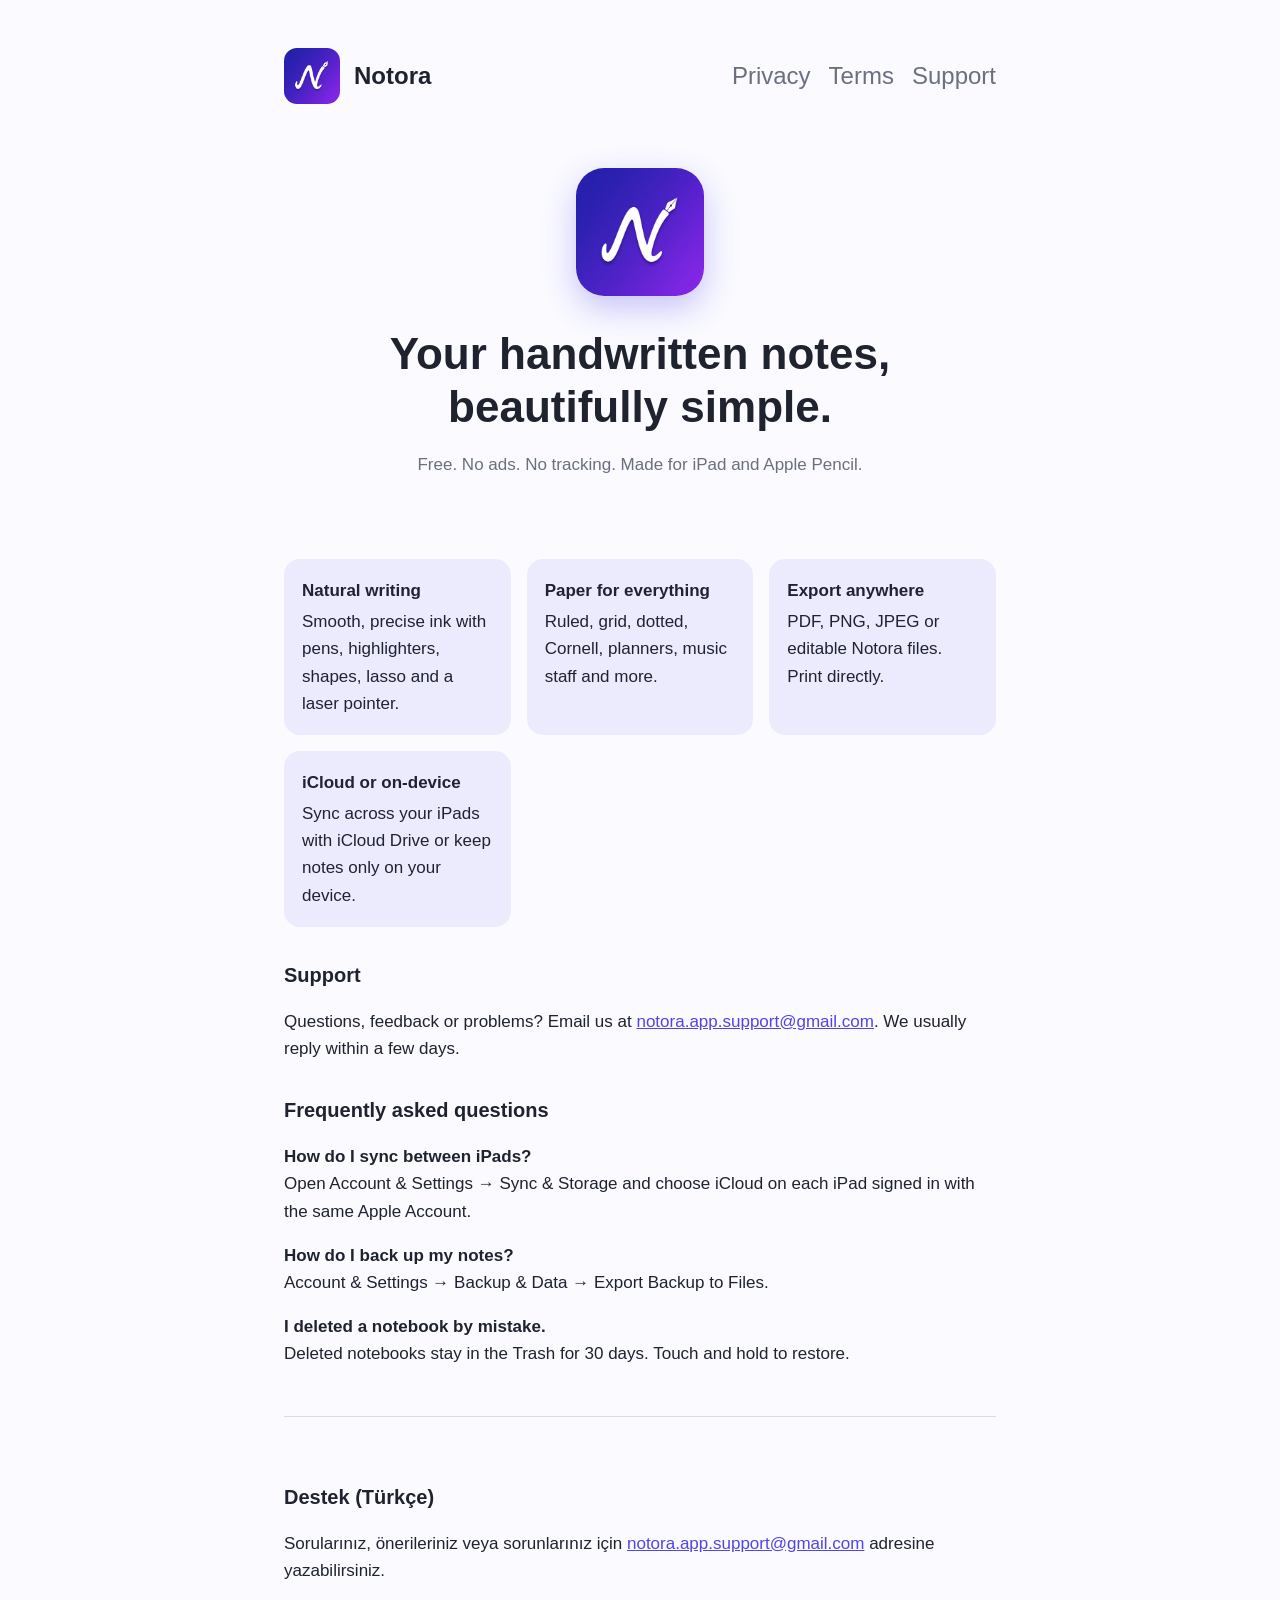
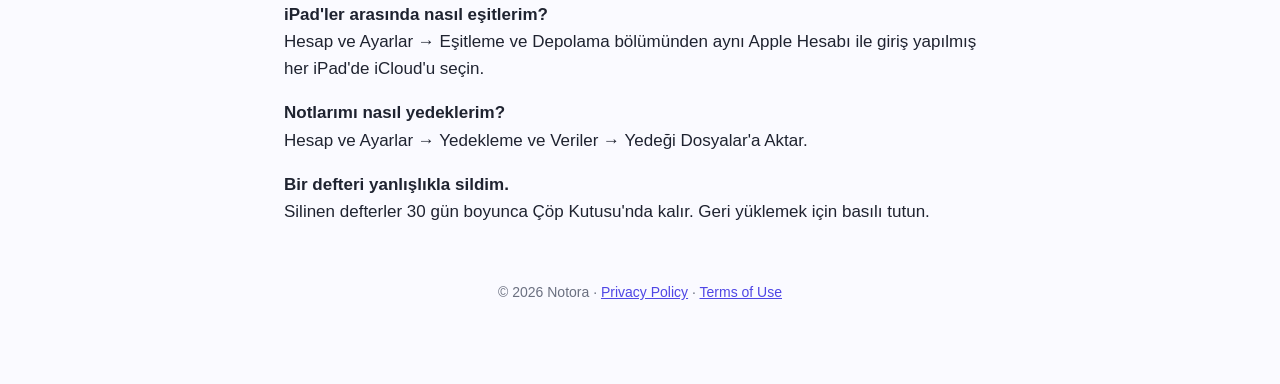
<file: index.html>
<!doctype html>
<html lang="en">
<head>
<meta charset="utf-8">
<meta name="viewport" content="width=device-width, initial-scale=1">
<title>Notora – Handwritten notes for iPad</title>
<meta name="description" content="Notora is a free, ad-free handwriting notes app for iPad.">
<link rel="icon" href="icon.png">
<link rel="stylesheet" href="style.css">
</head>
<body>
<main>
<header>
  <img src="icon.png" alt=""><a href="./">Notora</a>
  <nav><a href="privacy.html">Privacy</a><a href="terms.html">Terms</a><a href="#support">Support</a></nav>
</header>

<section class="hero">
  <img src="icon.png" alt="Notora app icon">
  <h1>Your handwritten notes, beautifully simple.</h1>
  <p class="muted">Free. No ads. No tracking. Made for iPad and Apple Pencil.</p>
</section>

<section class="features">
  <div class="card"><b>Natural writing</b>Smooth, precise ink with pens, highlighters, shapes, lasso and a laser pointer.</div>
  <div class="card"><b>Paper for everything</b>Ruled, grid, dotted, Cornell, planners, music staff and more.</div>
  <div class="card"><b>Export anywhere</b>PDF, PNG, JPEG or editable Notora files. Print directly.</div>
  <div class="card"><b>iCloud or on-device</b>Sync across your iPads with iCloud Drive or keep notes only on your device.</div>
</section>

<section id="support">
  <h2>Support</h2>
  <p>Questions, feedback or problems? Email us at <a href="mailto:notora.app.support@gmail.com">notora.app.support@gmail.com</a>. We usually reply within a few days.</p>
  <h2>Frequently asked questions</h2>
  <p><b>How do I sync between iPads?</b><br>Open Account &amp; Settings → Sync &amp; Storage and choose iCloud on each iPad signed in with the same Apple Account.</p>
  <p><b>How do I back up my notes?</b><br>Account &amp; Settings → Backup &amp; Data → Export Backup to Files.</p>
  <p><b>I deleted a notebook by mistake.</b><br>Deleted notebooks stay in the Trash for 30 days. Touch and hold to restore.</p>
</section>

<section class="lang" lang="tr">
  <h2>Destek (Türkçe)</h2>
  <p>Sorularınız, önerileriniz veya sorunlarınız için <a href="mailto:notora.app.support@gmail.com">notora.app.support@gmail.com</a> adresine yazabilirsiniz.</p>
  <p><b>iPad'ler arasında nasıl eşitlerim?</b><br>Hesap ve Ayarlar → Eşitleme ve Depolama bölümünden aynı Apple Hesabı ile giriş yapılmış her iPad'de iCloud'u seçin.</p>
  <p><b>Notlarımı nasıl yedeklerim?</b><br>Hesap ve Ayarlar → Yedekleme ve Veriler → Yedeği Dosyalar'a Aktar.</p>
  <p><b>Bir defteri yanlışlıkla sildim.</b><br>Silinen defterler 30 gün boyunca Çöp Kutusu'nda kalır. Geri yüklemek için basılı tutun.</p>
</section>

<footer>© 2026 Notora · <a href="privacy.html">Privacy Policy</a> · <a href="terms.html">Terms of Use</a></footer>
</main>
</body>
</html>
</file>
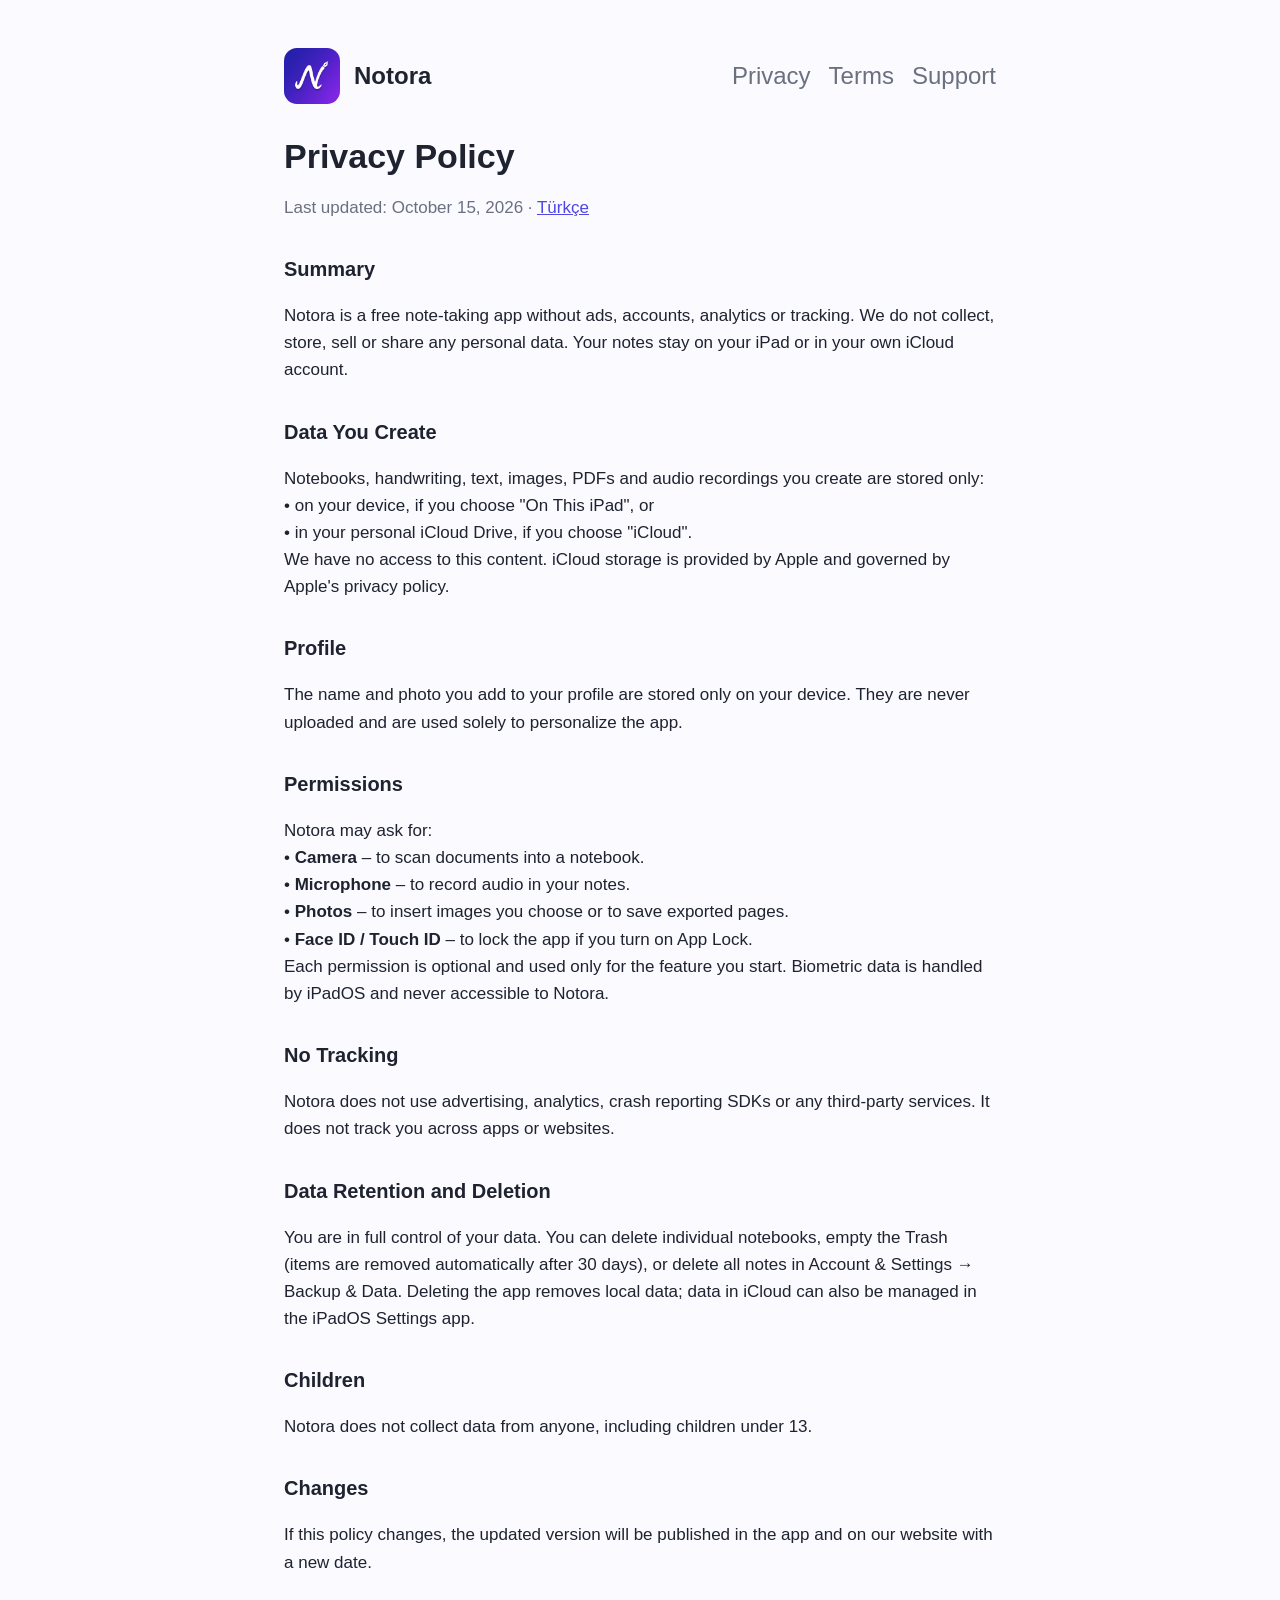
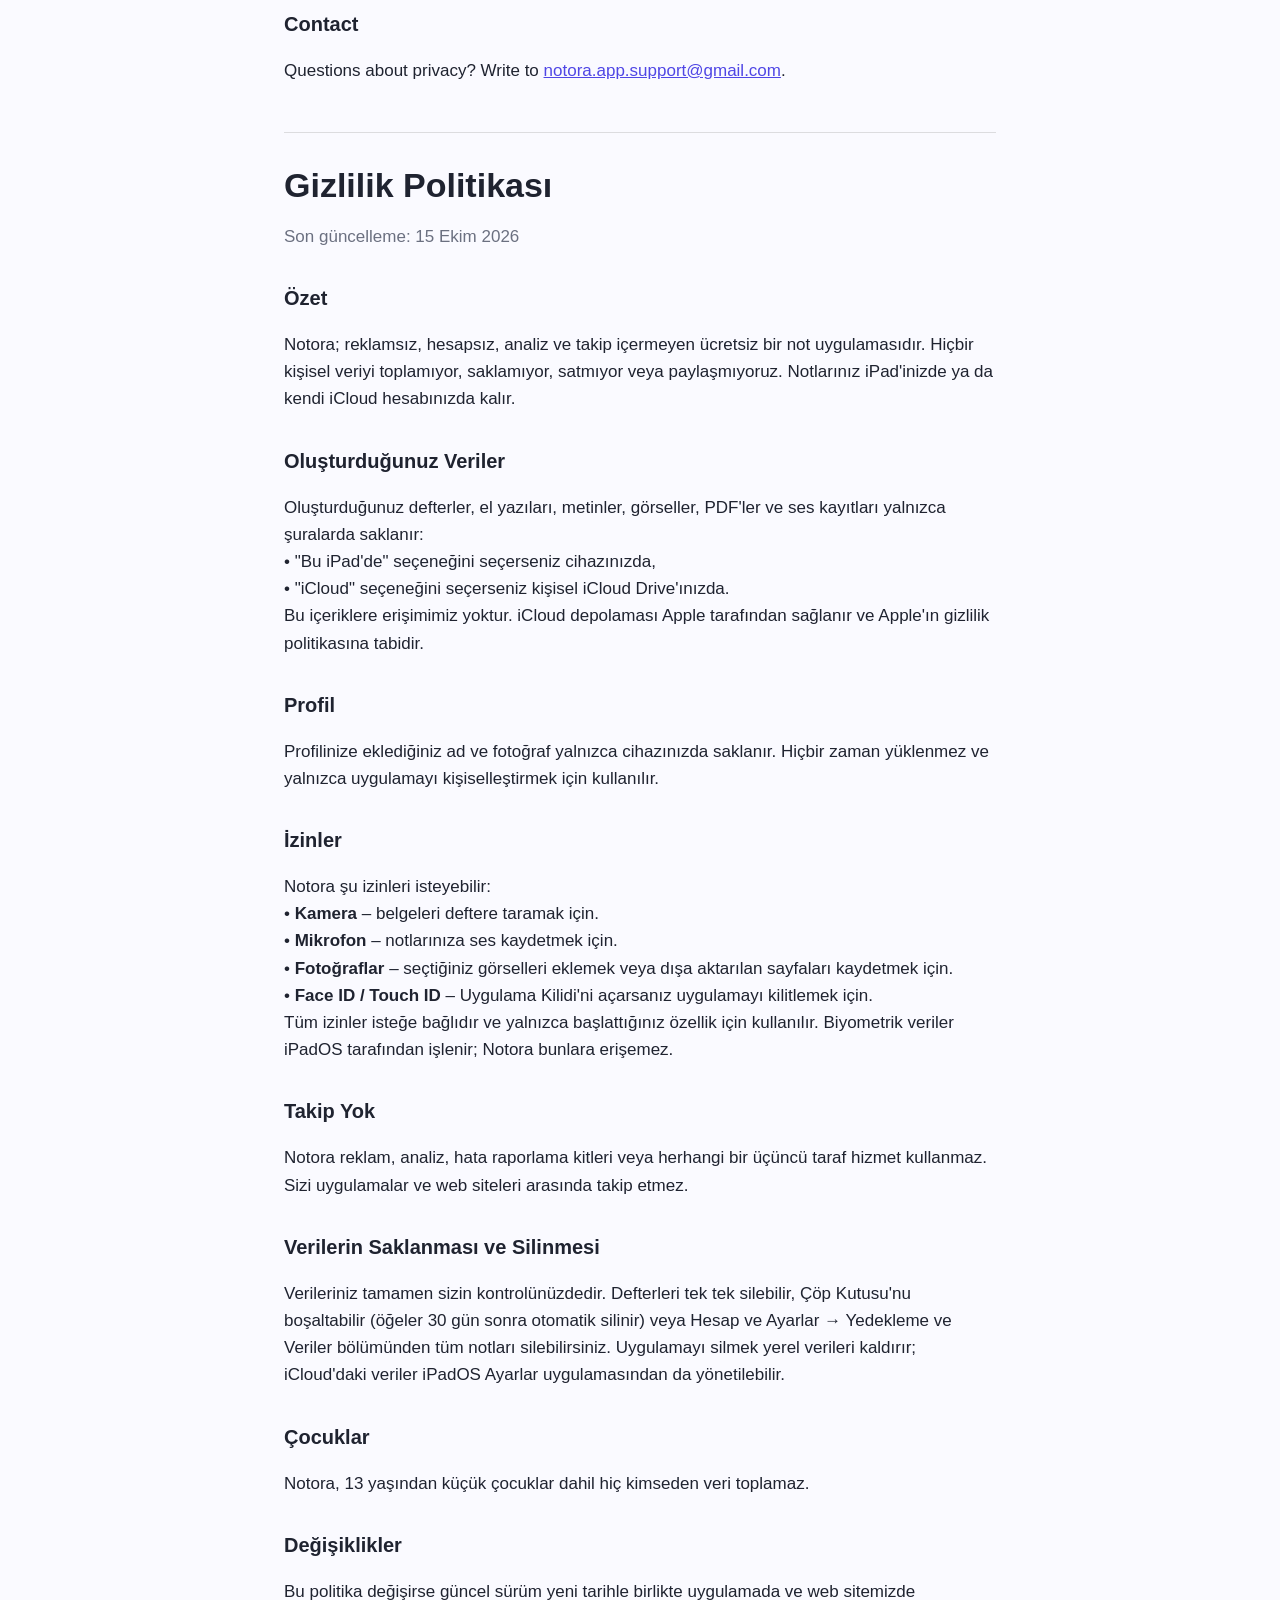
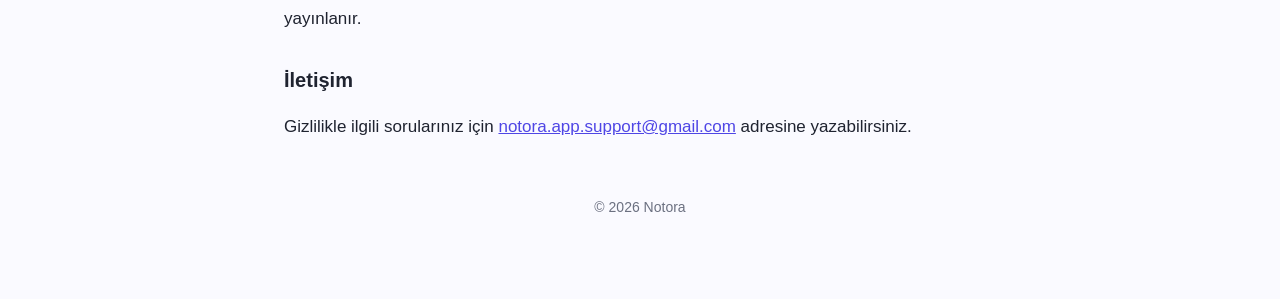
<file: privacy.html>
<!doctype html>
<html lang="en">
<head>
<meta charset="utf-8">
<meta name="viewport" content="width=device-width, initial-scale=1">
<title>Privacy Policy – Notora</title>
<link rel="icon" href="icon.png">
<link rel="stylesheet" href="style.css">
</head>
<body>
<main>
<header>
  <img src="icon.png" alt=""><a href="./">Notora</a>
  <nav><a href="privacy.html">Privacy</a><a href="terms.html">Terms</a><a href="./#support">Support</a></nav>
</header>
<h1>Privacy Policy</h1>
<p class="muted">Last updated: October 15, 2026 · <a href="#tr">Türkçe</a></p>
<h2>Summary</h2>
<p>Notora is a free note-taking app without ads, accounts, analytics or tracking. We do not collect, store, sell or share any personal data. Your notes stay on your iPad or in your own iCloud account.</p>
<h2>Data You Create</h2>
<p>Notebooks, handwriting, text, images, PDFs and audio recordings you create are stored only:<br>• on your device, if you choose "On This iPad", or<br>• in your personal iCloud Drive, if you choose "iCloud".<br>We have no access to this content. iCloud storage is provided by Apple and governed by Apple's privacy policy.</p>
<h2>Profile</h2>
<p>The name and photo you add to your profile are stored only on your device. They are never uploaded and are used solely to personalize the app.</p>
<h2>Permissions</h2>
<p>Notora may ask for:<br>• <b>Camera</b> – to scan documents into a notebook.<br>• <b>Microphone</b> – to record audio in your notes.<br>• <b>Photos</b> – to insert images you choose or to save exported pages.<br>• <b>Face ID / Touch ID</b> – to lock the app if you turn on App Lock.<br>Each permission is optional and used only for the feature you start. Biometric data is handled by iPadOS and never accessible to Notora.</p>
<h2>No Tracking</h2>
<p>Notora does not use advertising, analytics, crash reporting SDKs or any third-party services. It does not track you across apps or websites.</p>
<h2>Data Retention and Deletion</h2>
<p>You are in full control of your data. You can delete individual notebooks, empty the Trash (items are removed automatically after 30 days), or delete all notes in Account &amp; Settings → Backup &amp; Data. Deleting the app removes local data; data in iCloud can also be managed in the iPadOS Settings app.</p>
<h2>Children</h2>
<p>Notora does not collect data from anyone, including children under 13.</p>
<h2>Changes</h2>
<p>If this policy changes, the updated version will be published in the app and on our website with a new date.</p>
<h2>Contact</h2>
<p>Questions about privacy? Write to <a href="mailto:notora.app.support@gmail.com">notora.app.support@gmail.com</a>.</p>
<section class="lang" id="tr" lang="tr">
<h1>Gizlilik Politikası</h1>
<p class="muted">Son güncelleme: 15 Ekim 2026</p>
<h2>Özet</h2>
<p>Notora; reklamsız, hesapsız, analiz ve takip içermeyen ücretsiz bir not uygulamasıdır. Hiçbir kişisel veriyi toplamıyor, saklamıyor, satmıyor veya paylaşmıyoruz. Notlarınız iPad'inizde ya da kendi iCloud hesabınızda kalır.</p>
<h2>Oluşturduğunuz Veriler</h2>
<p>Oluşturduğunuz defterler, el yazıları, metinler, görseller, PDF'ler ve ses kayıtları yalnızca şuralarda saklanır:<br>• "Bu iPad'de" seçeneğini seçerseniz cihazınızda,<br>• "iCloud" seçeneğini seçerseniz kişisel iCloud Drive'ınızda.<br>Bu içeriklere erişimimiz yoktur. iCloud depolaması Apple tarafından sağlanır ve Apple'ın gizlilik politikasına tabidir.</p>
<h2>Profil</h2>
<p>Profilinize eklediğiniz ad ve fotoğraf yalnızca cihazınızda saklanır. Hiçbir zaman yüklenmez ve yalnızca uygulamayı kişiselleştirmek için kullanılır.</p>
<h2>İzinler</h2>
<p>Notora şu izinleri isteyebilir:<br>• <b>Kamera</b> – belgeleri deftere taramak için.<br>• <b>Mikrofon</b> – notlarınıza ses kaydetmek için.<br>• <b>Fotoğraflar</b> – seçtiğiniz görselleri eklemek veya dışa aktarılan sayfaları kaydetmek için.<br>• <b>Face ID / Touch ID</b> – Uygulama Kilidi'ni açarsanız uygulamayı kilitlemek için.<br>Tüm izinler isteğe bağlıdır ve yalnızca başlattığınız özellik için kullanılır. Biyometrik veriler iPadOS tarafından işlenir; Notora bunlara erişemez.</p>
<h2>Takip Yok</h2>
<p>Notora reklam, analiz, hata raporlama kitleri veya herhangi bir üçüncü taraf hizmet kullanmaz. Sizi uygulamalar ve web siteleri arasında takip etmez.</p>
<h2>Verilerin Saklanması ve Silinmesi</h2>
<p>Verileriniz tamamen sizin kontrolünüzdedir. Defterleri tek tek silebilir, Çöp Kutusu'nu boşaltabilir (öğeler 30 gün sonra otomatik silinir) veya Hesap ve Ayarlar → Yedekleme ve Veriler bölümünden tüm notları silebilirsiniz. Uygulamayı silmek yerel verileri kaldırır; iCloud'daki veriler iPadOS Ayarlar uygulamasından da yönetilebilir.</p>
<h2>Çocuklar</h2>
<p>Notora, 13 yaşından küçük çocuklar dahil hiç kimseden veri toplamaz.</p>
<h2>Değişiklikler</h2>
<p>Bu politika değişirse güncel sürüm yeni tarihle birlikte uygulamada ve web sitemizde yayınlanır.</p>
<h2>İletişim</h2>
<p>Gizlilikle ilgili sorularınız için <a href="mailto:notora.app.support@gmail.com">notora.app.support@gmail.com</a> adresine yazabilirsiniz.</p>
</section>
<footer>© 2026 Notora</footer>
</main>
</body>
</html>
</file>
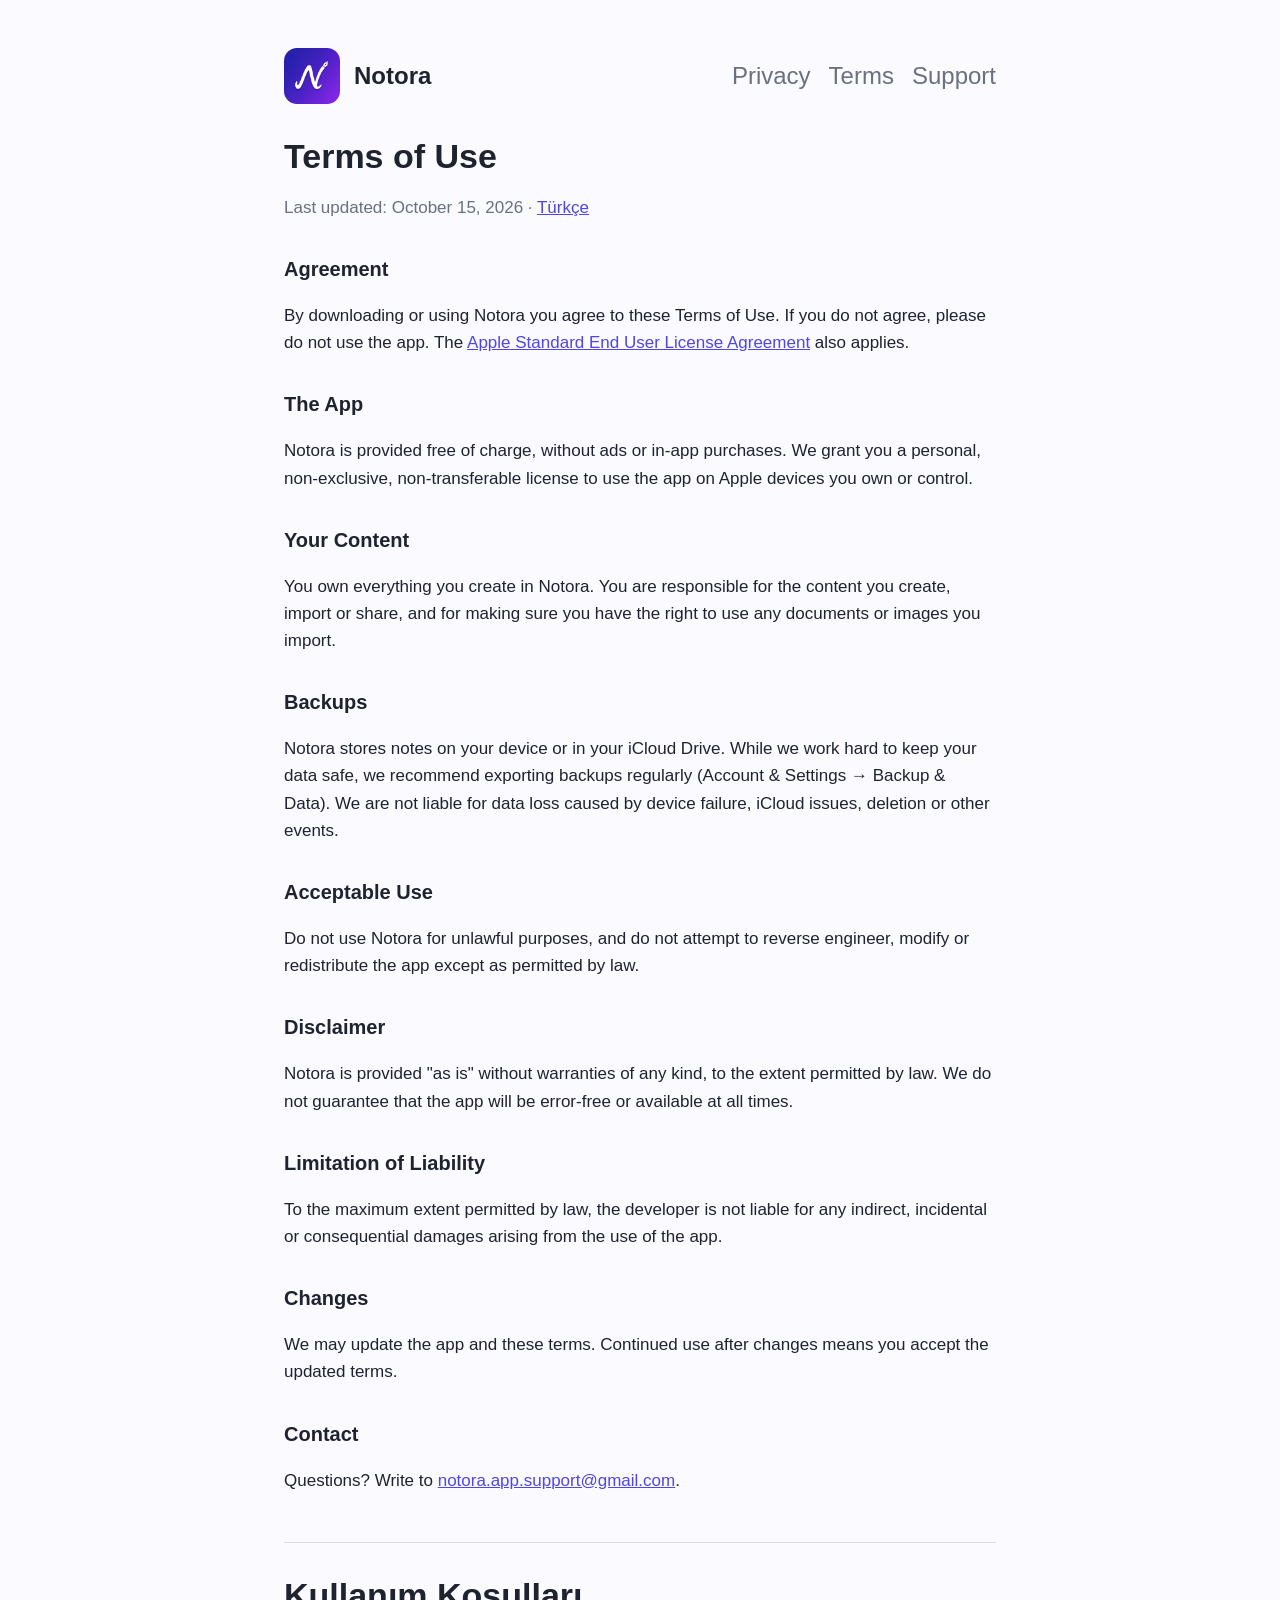
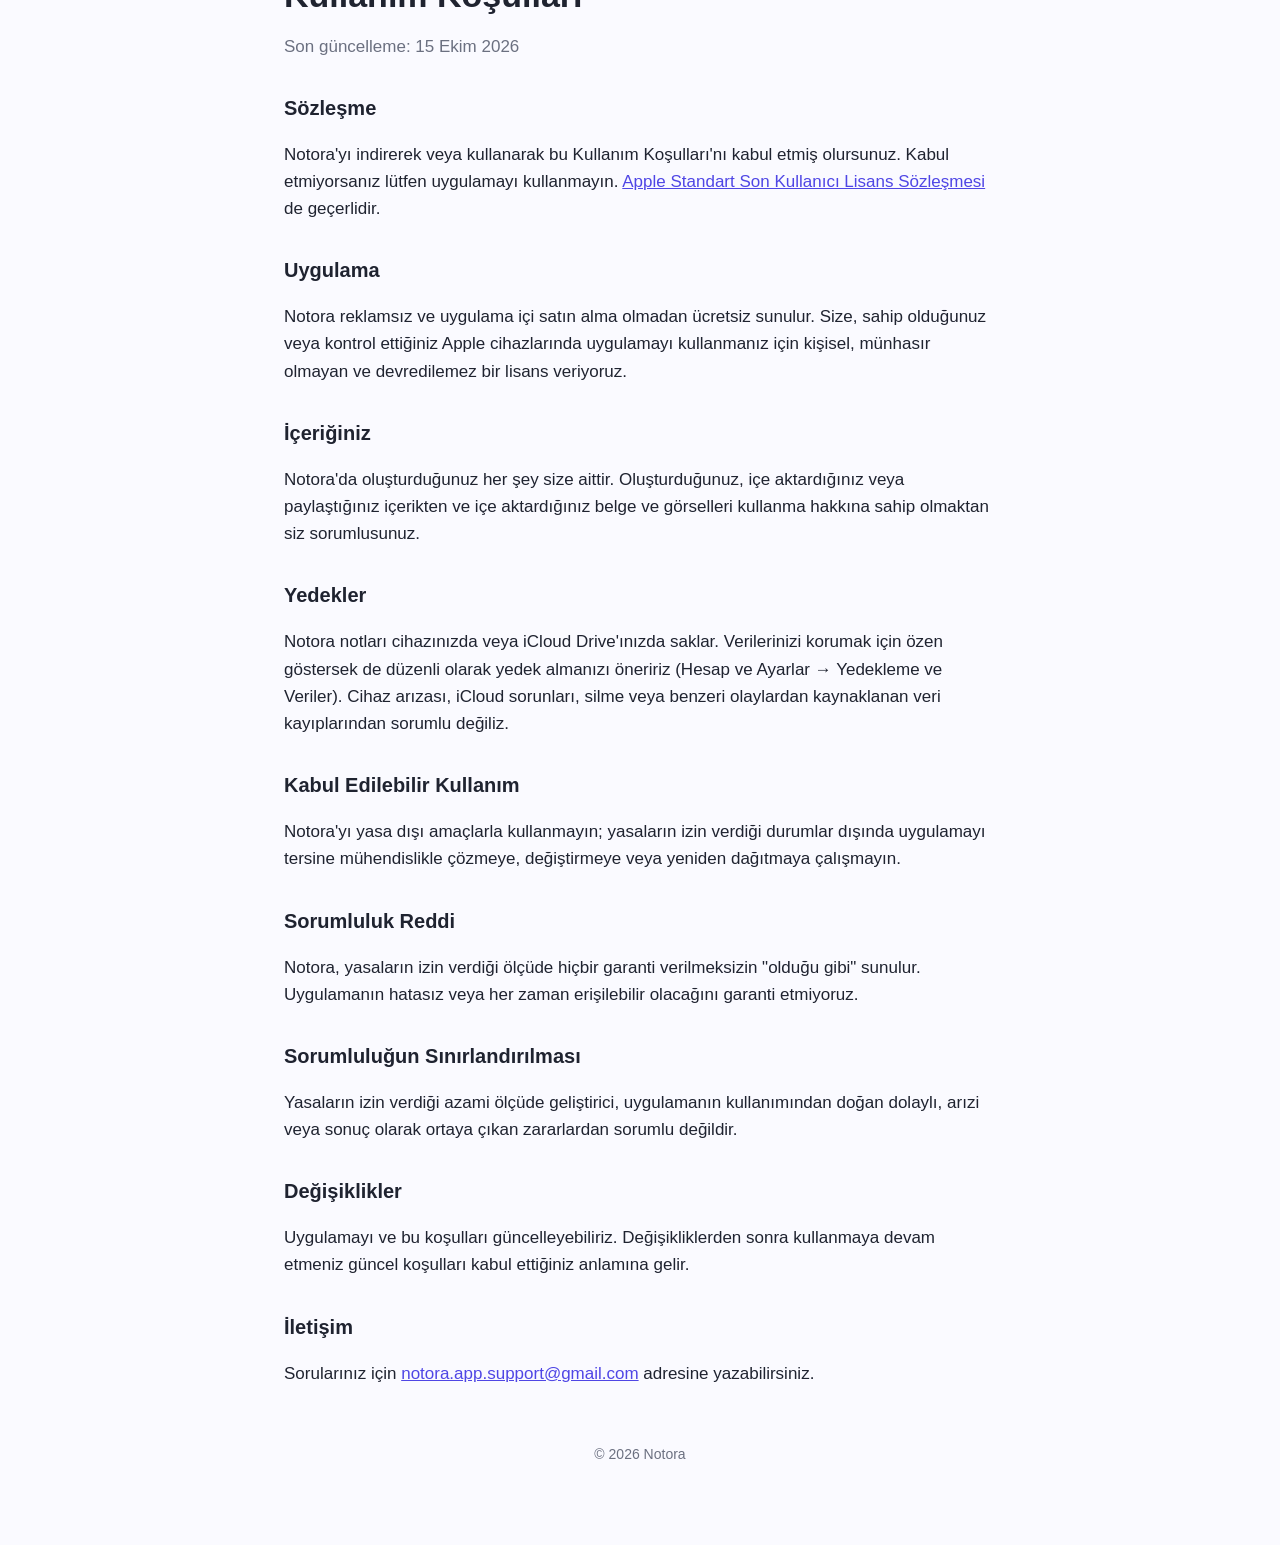
<file: terms.html>
<!doctype html>
<html lang="en">
<head>
<meta charset="utf-8">
<meta name="viewport" content="width=device-width, initial-scale=1">
<title>Terms of Use – Notora</title>
<link rel="icon" href="icon.png">
<link rel="stylesheet" href="style.css">
</head>
<body>
<main>
<header>
  <img src="icon.png" alt=""><a href="./">Notora</a>
  <nav><a href="privacy.html">Privacy</a><a href="terms.html">Terms</a><a href="./#support">Support</a></nav>
</header>
<h1>Terms of Use</h1>
<p class="muted">Last updated: October 15, 2026 · <a href="#tr">Türkçe</a></p>
<h2>Agreement</h2>
<p>By downloading or using Notora you agree to these Terms of Use. If you do not agree, please do not use the app. The <a href="https://www.apple.com/legal/internet-services/itunes/dev/stdeula/">Apple Standard End User License Agreement</a> also applies.</p>
<h2>The App</h2>
<p>Notora is provided free of charge, without ads or in-app purchases. We grant you a personal, non-exclusive, non-transferable license to use the app on Apple devices you own or control.</p>
<h2>Your Content</h2>
<p>You own everything you create in Notora. You are responsible for the content you create, import or share, and for making sure you have the right to use any documents or images you import.</p>
<h2>Backups</h2>
<p>Notora stores notes on your device or in your iCloud Drive. While we work hard to keep your data safe, we recommend exporting backups regularly (Account &amp; Settings → Backup &amp; Data). We are not liable for data loss caused by device failure, iCloud issues, deletion or other events.</p>
<h2>Acceptable Use</h2>
<p>Do not use Notora for unlawful purposes, and do not attempt to reverse engineer, modify or redistribute the app except as permitted by law.</p>
<h2>Disclaimer</h2>
<p>Notora is provided "as is" without warranties of any kind, to the extent permitted by law. We do not guarantee that the app will be error-free or available at all times.</p>
<h2>Limitation of Liability</h2>
<p>To the maximum extent permitted by law, the developer is not liable for any indirect, incidental or consequential damages arising from the use of the app.</p>
<h2>Changes</h2>
<p>We may update the app and these terms. Continued use after changes means you accept the updated terms.</p>
<h2>Contact</h2>
<p>Questions? Write to <a href="mailto:notora.app.support@gmail.com">notora.app.support@gmail.com</a>.</p>
<section class="lang" id="tr" lang="tr">
<h1>Kullanım Koşulları</h1>
<p class="muted">Son güncelleme: 15 Ekim 2026</p>
<h2>Sözleşme</h2>
<p>Notora'yı indirerek veya kullanarak bu Kullanım Koşulları'nı kabul etmiş olursunuz. Kabul etmiyorsanız lütfen uygulamayı kullanmayın. <a href="https://www.apple.com/legal/internet-services/itunes/dev/stdeula/">Apple Standart Son Kullanıcı Lisans Sözleşmesi</a> de geçerlidir.</p>
<h2>Uygulama</h2>
<p>Notora reklamsız ve uygulama içi satın alma olmadan ücretsiz sunulur. Size, sahip olduğunuz veya kontrol ettiğiniz Apple cihazlarında uygulamayı kullanmanız için kişisel, münhasır olmayan ve devredilemez bir lisans veriyoruz.</p>
<h2>İçeriğiniz</h2>
<p>Notora'da oluşturduğunuz her şey size aittir. Oluşturduğunuz, içe aktardığınız veya paylaştığınız içerikten ve içe aktardığınız belge ve görselleri kullanma hakkına sahip olmaktan siz sorumlusunuz.</p>
<h2>Yedekler</h2>
<p>Notora notları cihazınızda veya iCloud Drive'ınızda saklar. Verilerinizi korumak için özen göstersek de düzenli olarak yedek almanızı öneririz (Hesap ve Ayarlar → Yedekleme ve Veriler). Cihaz arızası, iCloud sorunları, silme veya benzeri olaylardan kaynaklanan veri kayıplarından sorumlu değiliz.</p>
<h2>Kabul Edilebilir Kullanım</h2>
<p>Notora'yı yasa dışı amaçlarla kullanmayın; yasaların izin verdiği durumlar dışında uygulamayı tersine mühendislikle çözmeye, değiştirmeye veya yeniden dağıtmaya çalışmayın.</p>
<h2>Sorumluluk Reddi</h2>
<p>Notora, yasaların izin verdiği ölçüde hiçbir garanti verilmeksizin "olduğu gibi" sunulur. Uygulamanın hatasız veya her zaman erişilebilir olacağını garanti etmiyoruz.</p>
<h2>Sorumluluğun Sınırlandırılması</h2>
<p>Yasaların izin verdiği azami ölçüde geliştirici, uygulamanın kullanımından doğan dolaylı, arızi veya sonuç olarak ortaya çıkan zararlardan sorumlu değildir.</p>
<h2>Değişiklikler</h2>
<p>Uygulamayı ve bu koşulları güncelleyebiliriz. Değişikliklerden sonra kullanmaya devam etmeniz güncel koşulları kabul ettiğiniz anlamına gelir.</p>
<h2>İletişim</h2>
<p>Sorularınız için <a href="mailto:notora.app.support@gmail.com">notora.app.support@gmail.com</a> adresine yazabilirsiniz.</p>
</section>
<footer>© 2026 Notora</footer>
</main>
</body>
</html>
</file>
<file: style.css>
:root { --accent: #4F46E5; --text: #1f2330; --muted: #6b7080; --bg: #fafaff; }
@media (prefers-color-scheme: dark) { :root { --text: #eceef5; --muted: #9a9fb0; --bg: #12131a; } }
* { box-sizing: border-box; }
body { margin: 0; font: 17px/1.6 -apple-system, BlinkMacSystemFont, "Segoe UI", Roboto, sans-serif; color: var(--text); background: var(--bg); }
main { max-width: 760px; margin: 0 auto; padding: 48px 24px 80px; }
header { display: flex; align-items: center; gap: 14px; margin-bottom: 32px; }
header img { width: 56px; height: 56px; border-radius: 13px; }
header a { color: inherit; text-decoration: none; font-weight: 700; font-size: 24px; }
nav { margin-left: auto; display: flex; gap: 18px; font-size: 15px; }
nav a { color: var(--muted); text-decoration: none; font-weight: 500; }
h1 { font-size: 34px; line-height: 1.2; margin: 0 0 8px; }
h2 { font-size: 20px; margin: 32px 0 6px; }
p, li { color: var(--text); }
.muted { color: var(--muted); }
a { color: var(--accent); }
.lang { margin: 48px 0 0; padding-top: 32px; border-top: 1px solid rgba(127,127,127,.25); }
.hero { text-align: center; padding: 32px 0; }
.hero img { width: 128px; height: 128px; border-radius: 28px; box-shadow: 0 12px 32px rgba(79,70,229,.3); }
.hero h1 { font-size: 44px; margin-top: 24px; }
.features { display: grid; grid-template-columns: repeat(auto-fit, minmax(200px, 1fr)); gap: 16px; margin: 32px 0; }
.card { padding: 18px; border-radius: 16px; background: rgba(79,70,229,.08); }
.card b { display: block; margin-bottom: 4px; }
footer { margin-top: 56px; font-size: 14px; color: var(--muted); text-align: center; }
</file>
